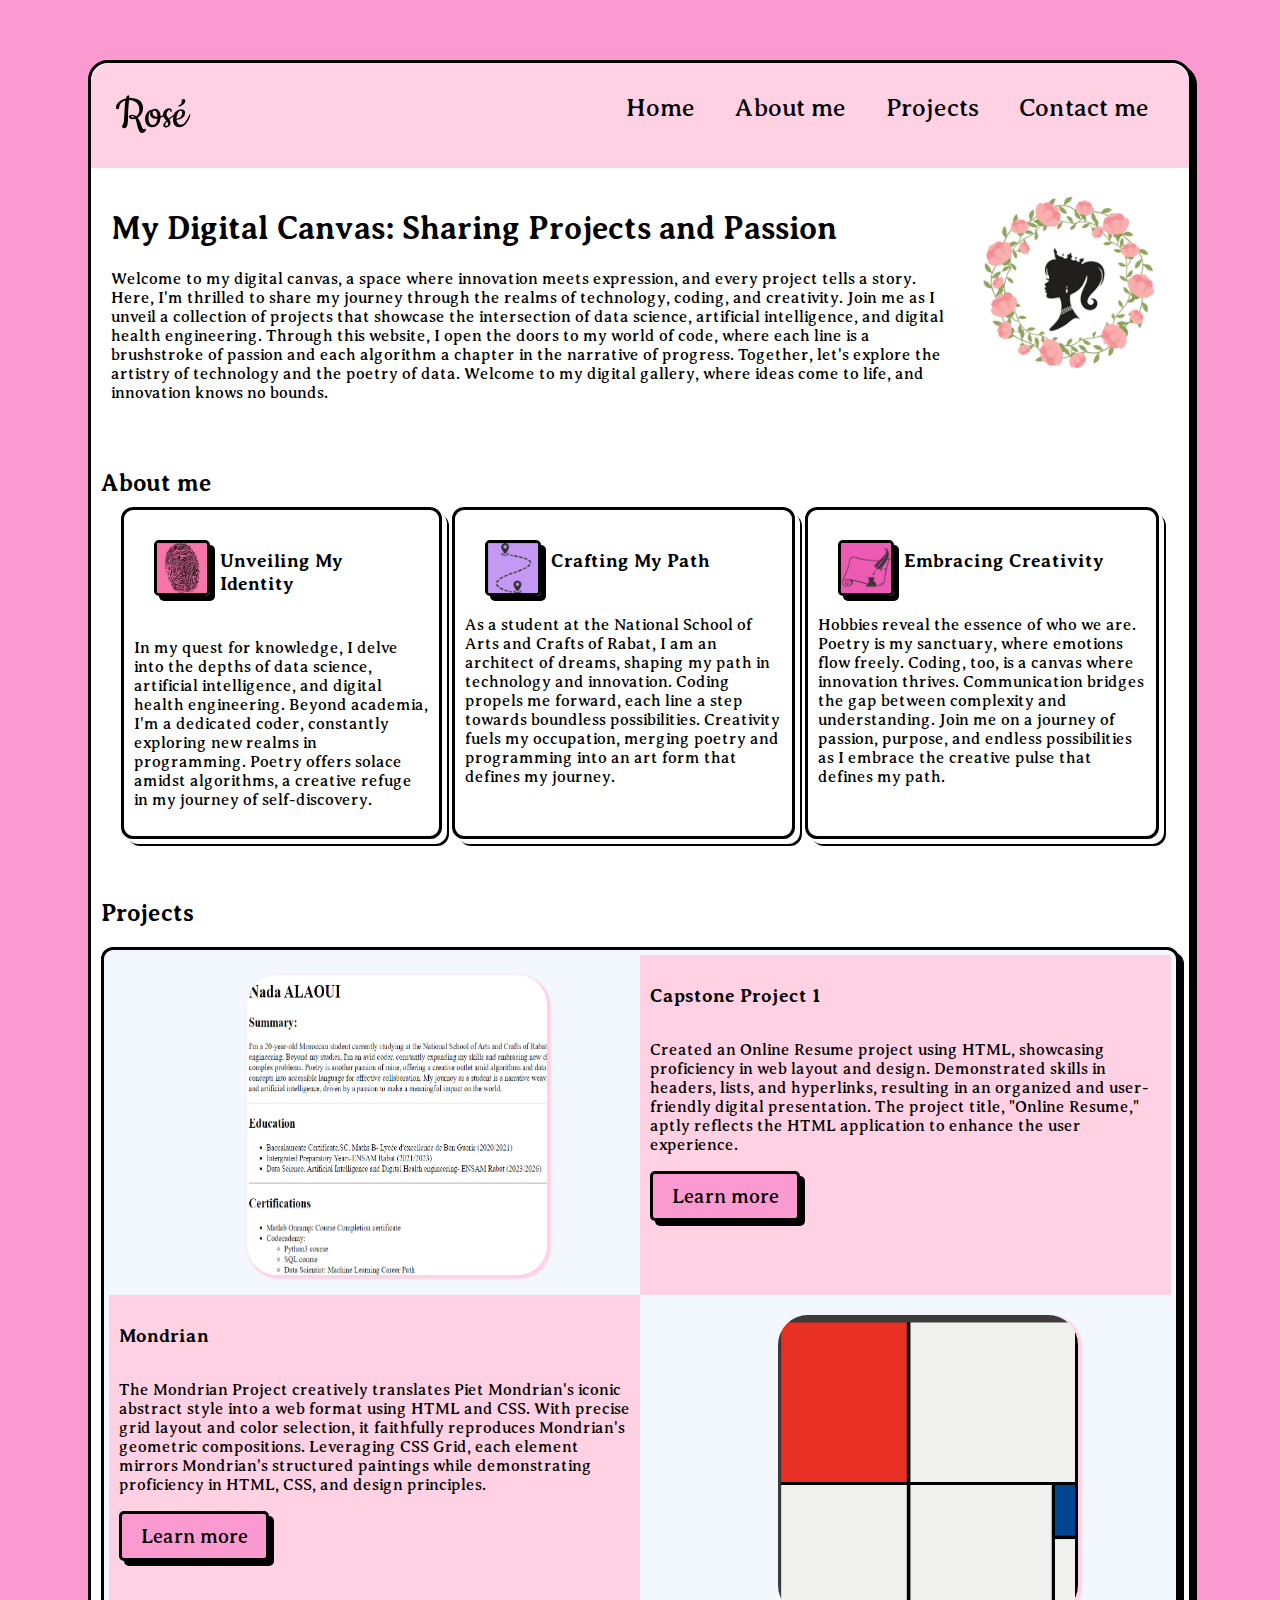
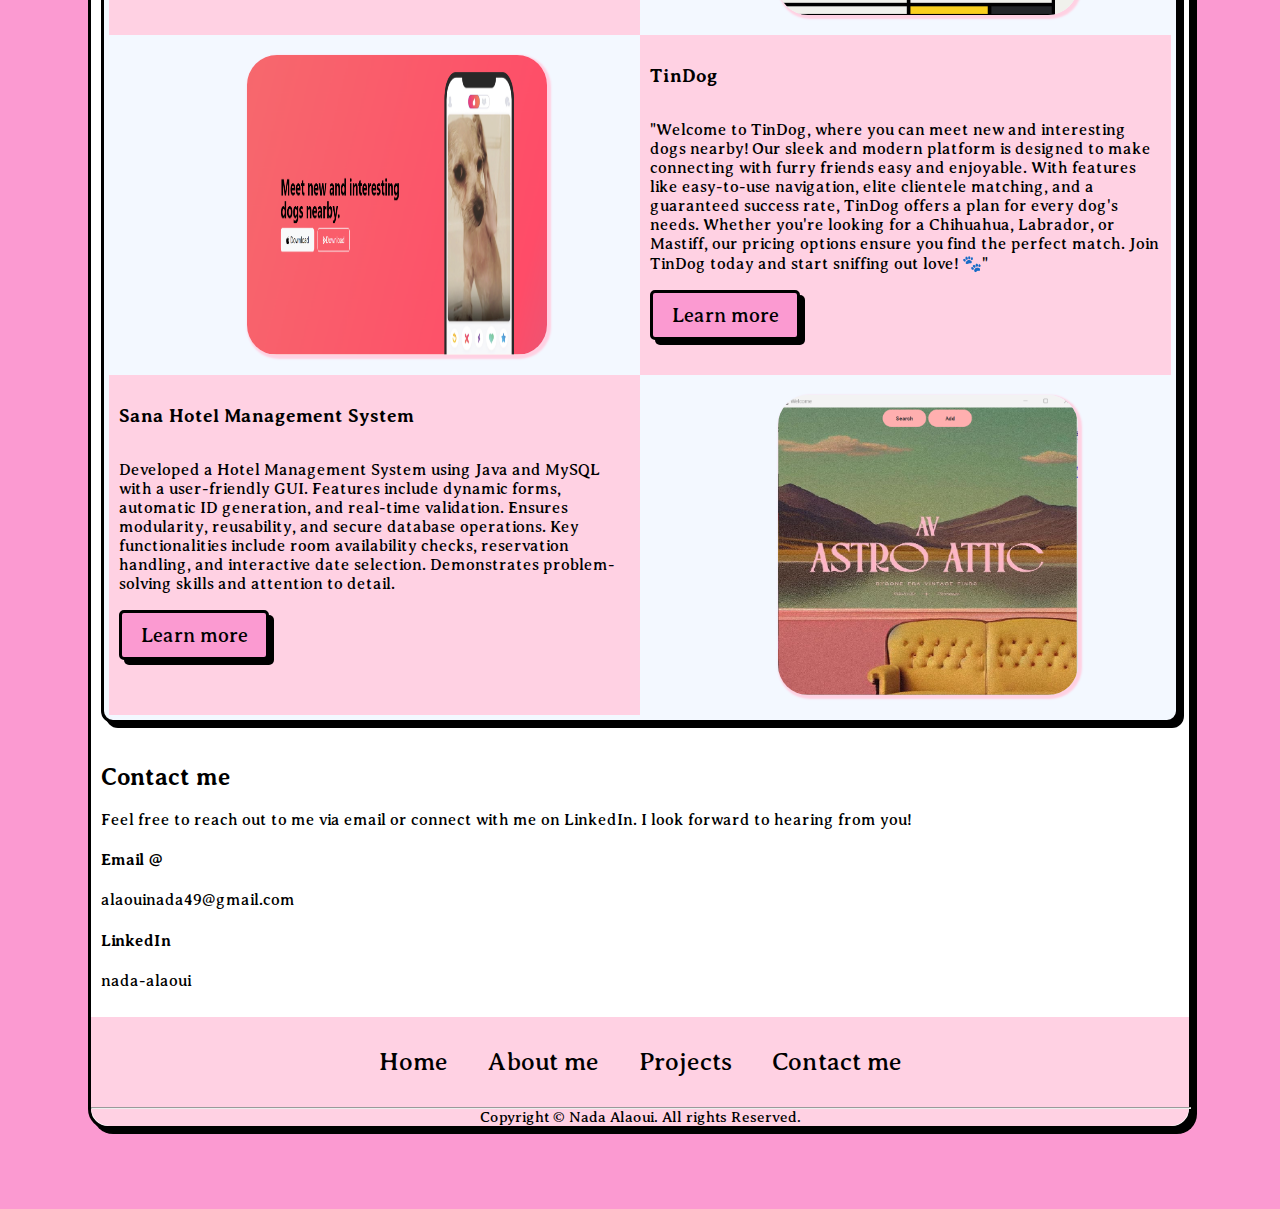
<file: index.html>
<!DOCTYPE html>
<html lang="eng">
    <head>
        <meta charset="UTF-8">
        <title>Nada's Porfolio</title>
        <link rel="preconnect" href="https://fonts.googleapis.com">
<link rel="preconnect" href="https://fonts.gstatic.com" crossorigin>
<link href="https://fonts.googleapis.com/css2?family=Averia+Serif+Libre:ital,wght@0,300;0,400;0,700;1,300;1,400;1,700&display=swap" rel="stylesheet">
        <link href="https://fonts.googleapis.com/css2?family=Cookie&family=IBM+Plex+Sans:ital,wght@0,100;0,200;0,300;0,400;0,500;0,600;0,700;1,100;1,200;1,300;1,400;1,500;1,600;1,700&family=Protest+Riot&display=swap" 
    rel="stylesheet">
    <link href="./style.css" rel="stylesheet">
    </head>
    <body>
        <div class="body-div">
            <section id="navbart">
                <nav>
                    <div class="bar">
                    <div class="logo">Rosé</div>
                    <div class="links">
                        <div>
                            <a href="#home">Home</a>
                        </div>
                        <div>
                            <a href="#About">About me</a>
                        </div>
                        <div>
                            <a href="#Projects">Projects</a>
                        </div>
                        <div>
                            <a href="#Contact">Contact me</a>
                        </div>
                        
                    </div>
                </div>
                </nav>
            </section>
            <section id="home">
                <div class="home">
                    <div class="profile-container">
                        <img src="./assets/profile.png" height="200" class="profile">
                        <img src="./assets/overlaying-profile.png" height="200"class="profile-overlay">
                    </div>
                    <div>
                        <h1>My Digital Canvas: Sharing Projects and Passion

                            </h1>
                        <p>Welcome to my digital canvas, a space where
                             innovation meets expression, and every 
                             project tells a story. Here, I'm thrilled
                              to share my journey through the realms of
                               technology, coding, and creativity. 
                               Join me as I unveil a collection of
                                projects that showcase the intersection
                                 of data science, artificial intelligence,
                                  and digital health engineering. Through 
                                  this website, I open the doors to my world 
                                  of code, where each line is a brushstroke 
                                  of passion and each algorithm a chapter in
                                   the narrative of progress. Together, let's 
                                   explore the artistry of technology and the
                                    poetry of data. Welcome to my digital gallery, 
                                    where ideas come to life,
                             and innovation knows no bounds.</p>
                    </div>
                </div>
            </section>
            <section id="About">
                <div>
                    <h2>About me</h2>
                    <div class="flex-container1">
                        <div class="grid-container1">
                            <div>
                                <img class="icon" src="./assets/fingerprint.png">
                                <h3>Unveiling My Identity</h3>
                            </div>
                            <p> In my quest for knowledge, I delve into the depths of data science, artificial intelligence,
                                 and digital health engineering. Beyond academia, I'm a dedicated coder, constantly exploring 
                                 new realms in programming. 
                                Poetry offers solace amidst algorithms, a creative refuge in my journey of self-discovery.</p>
                        </div>
                        <div class="grid-container1">
                            <div>
                                <img class="icon" src="./assets/path.png">
                                <h3>Crafting My Path</h3>
                            </div>
                            <p> As a student at the National School of Arts and Crafts of Rabat, I am an architect of dreams,
                                 shaping my path in technology and innovation. Coding propels me forward, each line a step towards boundless possibilities. 
                                Creativity fuels my occupation, merging poetry and programming into an art form that defines my journey.</p>
                        </div>
                        <div class="grid-container1">
                            <div>
                                <img class="icon" src="./assets/creativity.png">
                                <h3>Embracing Creativity</h3>
                            </div>
                            <p>Hobbies reveal the essence of who we are. Poetry is my sanctuary,
                                 where emotions flow freely. Coding, too, is a canvas where innovation thrives.
                                  Communication bridges the gap between complexity and understanding. Join me on a journey of passion, purpose,
                                 and endless possibilities as I embrace the creative pulse that defines my path.</p>
                        </div>
                    </div>
                </div>
            </section>
            <section id="Projects">
                <div>
                    <h2>Projects</h2>
                    <div class="frame">
                    <div class="flex-container2">
                        <div class="pr-div">
                            <a href="./capstone project 1/index1.html">
                            <img class="project" src="./assets/capstone1.png"></a>
                        </div>
                        <div class="sub-flex-container">
                            <h3>Capstone Project 1</h3>
                            <p>Created an Online Resume project using HTML, showcasing proficiency in web layout and design. Demonstrated skills in headers,
                                 lists, and hyperlinks, resulting in an organized and user-friendly digital presentation. 
                                The project title, "Online Resume," aptly reflects the HTML application to enhance the user experience.</p>
                                <a href="./capstone project 1/index1.html">
                                    <button class="button">Learn more
                                    </button>
                                </a>
                        </div>
                    </div>
                    <div class="flex-container2">
                        <div class="sub-flex-container">
                            <h3>Mondrian</h3>
                            <p>The Mondrian Project creatively translates Piet Mondrian's iconic abstract style into a web format using HTML and CSS. 
                                With precise grid layout and color selection, it faithfully reproduces Mondrian's geometric compositions. 
                                Leveraging CSS Grid, each element mirrors Mondrian's structured paintings while demonstrating proficiency in HTML, CSS, 
                                and design principles.</p>
                                <a href="./10.3 Mondrian Project/index.html">
                                    <button class="button">Learn more
                                    </button>
                                </a>
                        </div>
                        <div class="pr-div">
                            <a href="./10.3 Mondrian Project/index.html">
                            <img class="project" src="./assets/mondrian.png"></a>
                        </div>
                    </div>
                    <div class="flex-container2">
                        <div class="pr-div">
                            <a href="./11.3 TinDog Project/index.html">
                            <img class="project" src="./assets/tinDog.png"></a>
                        </div>
                        <div class="sub-flex-container">
                            <h3>TinDog</h3>
                            <p>"Welcome to TinDog, where you can meet new and interesting dogs nearby! Our sleek and modern platform is 
                                designed to make connecting with furry friends easy and enjoyable. With features like easy-to-use navigation, 
                                elite clientele matching, and a guaranteed success rate, TinDog offers a plan for every dog's needs. 
                                Whether you're looking for a Chihuahua, Labrador, or Mastiff,
                                 our pricing options ensure you find the perfect match. Join TinDog today and start sniffing out love! 🐾"</p>
                                 <a href="./11.3 TinDog Project/index.html">
                                    <button class="button">Learn more
                                    </button>
                                </a>
                        </div>
                    </div>
                    <div class="flex-container2">
                        <div class="sub-flex-container">
                            <h3>Sana Hotel Management System</h3>
                            <p>Developed a Hotel Management System using Java and MySQL with a user-friendly GUI. 
                                Features include dynamic forms, automatic ID generation, and real-time validation. 
                                Ensures modularity, reusability, and secure database operations. Key functionalities
                                include room availability checks, reservation handling, and interactive date selection.
                                 Demonstrates problem-solving skills and attention to detail.</p>
                            <a href="./assets/sana-hotel.mp4">
                                <button class="button">Learn more
                                </button>
                            </a>
                            
                        </div>
                        <div class="pr-div">
                            <a href="./assets/sana-hotel.mp4">
                            <img class="project" src="./assets/sana_hotel.png"></a>
                        </div>
                    </div>
                </div>    
                </div>
            </section>
            <section id="Contact">
                <div>
                    <h2>Contact me</h2>
                    <p>Feel free to reach out to me via email or connect with me on LinkedIn. I look forward to hearing from you!</p>
                    <h4>Email @</h4>
                    <p>alaouinada49@gmail.com</p>
                    <h4>LinkedIn</h4>
                    <a href="https://www.linkedin.com/in/nada-alaoui-aaba5b297"><p>nada-alaoui</p></a>
                </div>
            </section>
            <section id="navbarb">
                <nav>
                    <div class="bar">
                        <div class="links">
                             <div>
                            <a href="#home">Home</a>
                        </div>
                        <div>
                            <a href="#About">About me</a>
                        </div>
                        <div>
                            <a href="#Projects">Projects</a>
                        </div>
                        <div>
                            <a href="#Contact">Contact me</a>
                        </div>
                        </div>
                    </div>
                </nav>
            </section>
            <section id="footer">
                <hr>
                <footer>Copyright © Nada Alaoui. All rights Reserved.</footer>
            </section>
        </div>
    </body> 
</html>
</file>
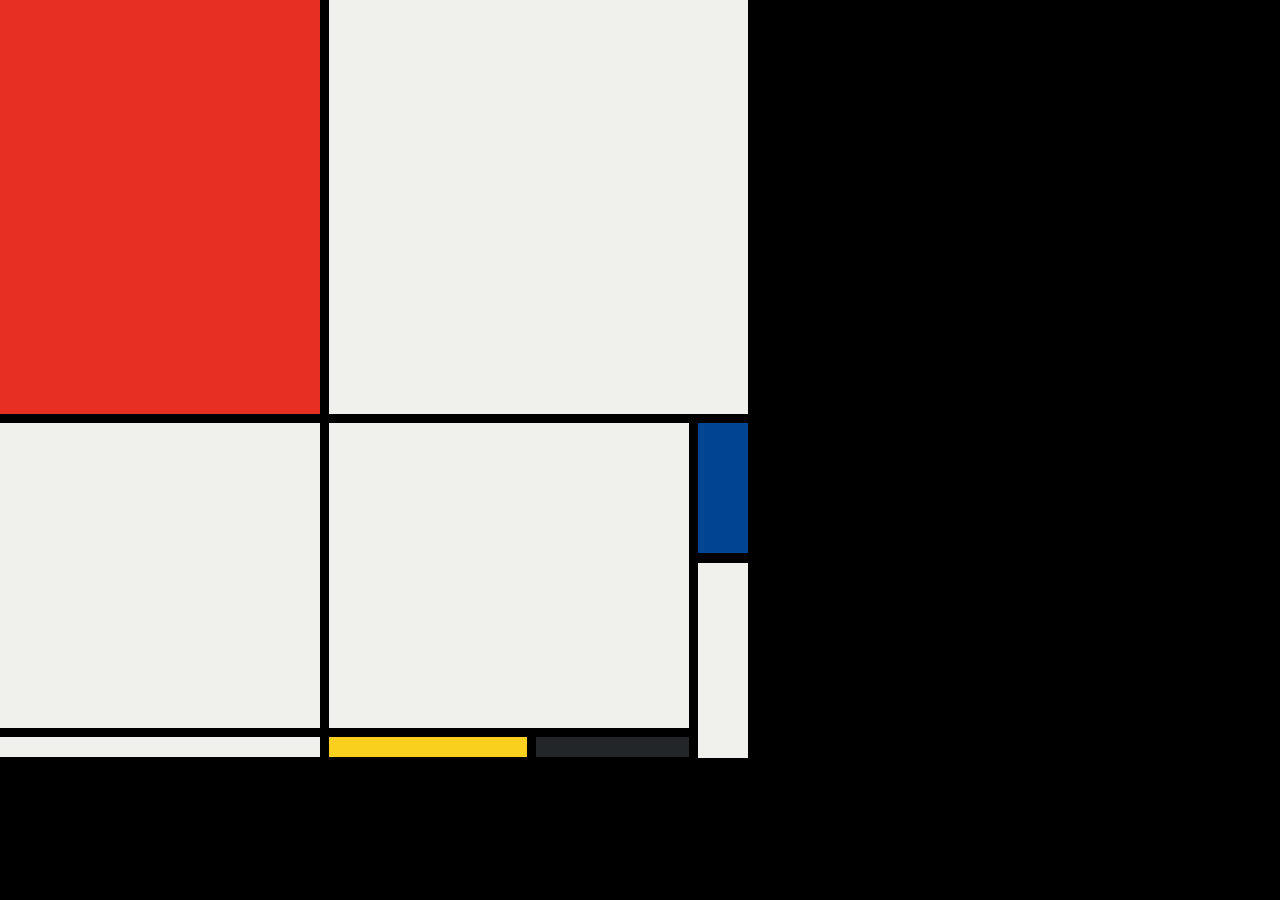
<file: 10.3 Mondrian Project/index.html>
<!DOCTYPE html>
<html lang="en">

<head>
  <meta charset="UTF-8">
  <meta name="viewport" content="width=device-width, initial-scale=1.0">
  <title>Mondrian Project</title>
  <style>
    /* 
    Write your CSS here 
    Gap Colour: #000
    White: #F0F1EC
    Red: #E72F24
    Black: #232629
    Blue: #004592
    Yellow: #F9D01E

    For dimensions, see dimensions.png image.
    HINT: Remember you can't change the properties of grid lines.
    But grid lines are transparent!
    */
    body{
      background-color: #000000;
      margin: 0px;
    }
    .grid-container{
      display:grid;
      grid-template: 414px 305px 20px/ 320px 419px ;
      gap:9px;
      background-color: #000000;
    }
    .red{
      background-color:#E72F24 ;
      grid-row: 1/ 2;
      grid-column: 1/2;
    }
    .grid1{
      background-color:#F0F1EC;
      grid-row: 1/ 2;
      grid-column: 2/-1; 
    }
    .grid2{
      background-color:#F0F1EC;
      grid-row: 2/ 3;
      grid-column: 1/2;
    }
    .grid3{
      background-color:#F0F1EC;
      grid-row : 3/-1;
      grid-column: 1/2;  
    }
    .grid-container2{
      display:grid;
      grid-template:305px 20px/ 360px 50px;
      gap: 9px;
      background-color: #000000; 
    }
    .grid4{
      background-color:#F0F1EC;
      grid-row : 1/2;
      grid-column: 1/2; 
    }
    .grid-container3{
      grid-row:1/-1;
      grid-column: 2/3;
      display: grid;
      grid-template: 130px 175px/ 50px;
      gap:10px;
      background-color: #000000;
    }
    .blue{
      background-color: #004592;
      grid-row: 1/2;
    }
    .grid5{
      background-color:#F0F1EC;
      grid-row: span 3;
    }
    .grid-container4{
      grid-row: 2/-1;
      grid-column:1/2;
      display: grid;
      grid-template: 20px /198px 153px;
      gap:9px;
      background-color: #000000;
    }
    .yellow{
      background-color: #F9D01E;
    }
    .black{
      background-color: #232629;
    }

  </style>
</head>

<body>
  <!-- Write your HTML here -->
  <div class="grid-container">
    <div class="red"></div>
    <div class ="grid1"></div>
    <div class="grid2"></div>
    <div class = "grid3"></div>
    <div class="grid-container2">
      <div class="grid4"></div>
      <div class="grid-container3">
        <div class = "blue"></div>
        <div class="grid5"></div>
      </div>
      <div class="grid-container4">
        <div class="yellow"></div>
        <div class="black"></div>
      </div>   
    </div>
  </div>
</body>

</html>
</file>
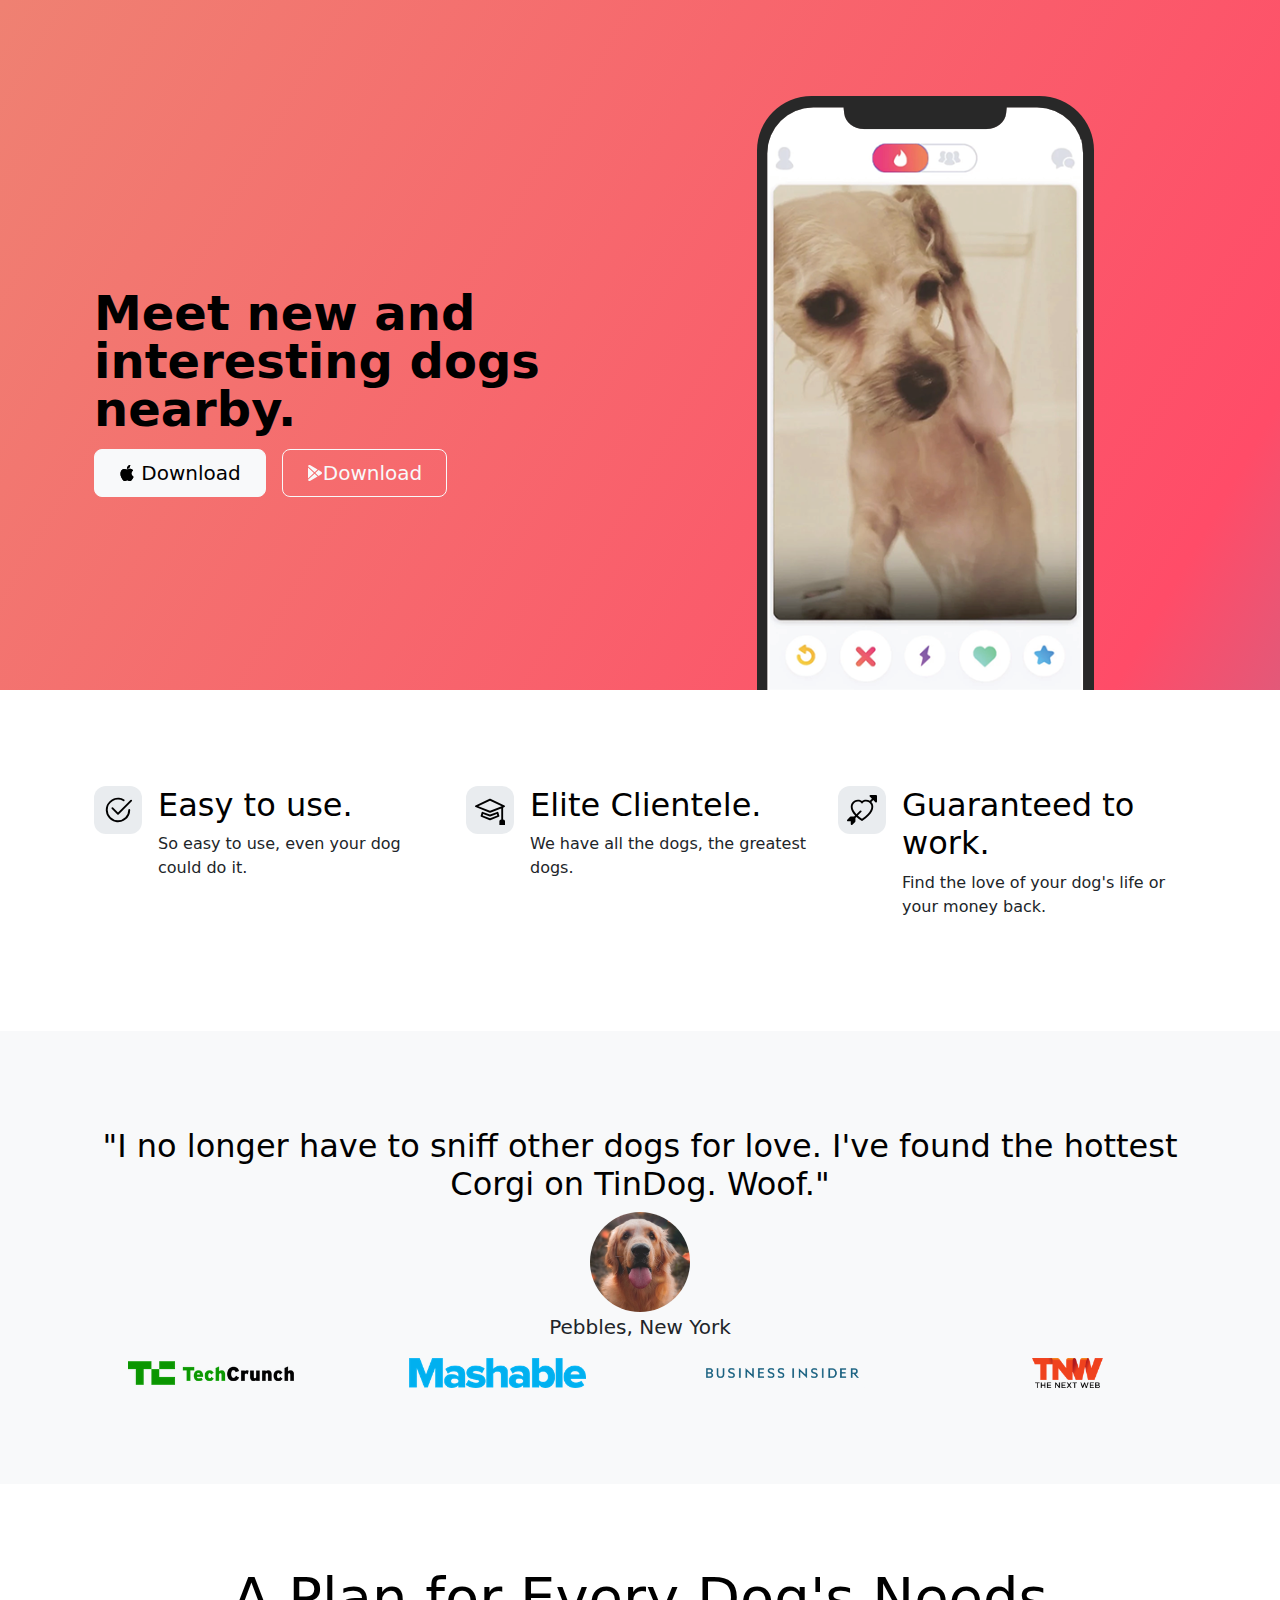
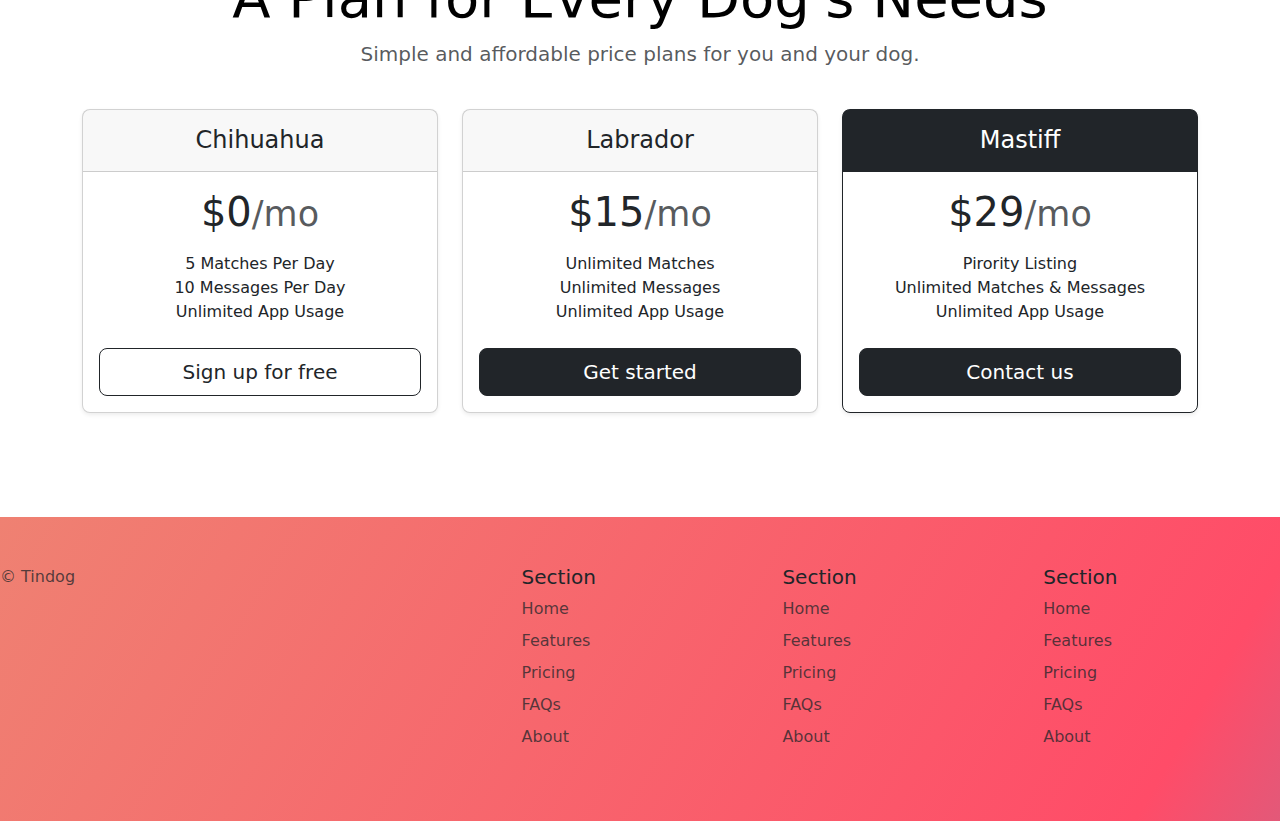
<file: 11.3 TinDog Project/index.html>
<!DOCTYPE html>
<html lang="en">

<head>
  <meta charset="UTF-8">
  <meta name="viewport" content="width=device-width, initial-scale=1.0">
  <title>TinDog</title>
  <link href="https://cdn.jsdelivr.net/npm/bootstrap@5.3.3/dist/css/bootstrap.min.css" rel="stylesheet" integrity="sha384-QWTKZyjpPEjISv5WaRU9OFeRpok6YctnYmDr5pNlyT2bRjXh0JMhjY6hW+ALEwIH" crossorigin="anonymous">
  <link href="./css/style.css" rel="stylesheet">
</head>

<body>

  <!-- Title -->
  <section id="title" class="gradient-background">
    <div class="container  col-xxl-8 px-4 pt-5 pb-0">
      <div class="row flex-lg-row-reverse align-items-center g-5 py-5 pb-0">
        <div class="col-10 col-sm-8 col-lg-6">
          <img src="./images/iphone.png" class="d-block mx-lg-auto img-fluid" alt="iphone"  height="200" loading="lazy">
        </div>
        <div class="col-lg-6">
          <h1 class="display-5 fw-bold text-body-emphasis lh-1 mb-3">Meet new and interesting dogs nearby.</h1>
          <div class="d-grid gap-2 d-md-flex justify-content-md-start">
            <button type="button" class="btn btn-light btn-lg px-4 me-md-2">
              <svg xmlns="http://www.w3.org/2000/svg" width="16" height="16" fill="currentColor"
                class="bi bi-apple mb-1" viewBox="0 0 16 16">
                <path
                  d="M11.182.008C11.148-.03 9.923.023 8.857 1.18c-1.066 1.156-.902 2.482-.878 2.516.024.034 1.52.087 2.475-1.258.955-1.345.762-2.391.728-2.43Zm3.314 11.733c-.048-.096-2.325-1.234-2.113-3.422.212-2.189 1.675-2.789 1.698-2.854.023-.065-.597-.79-1.254-1.157a3.692 3.692 0 0 0-1.563-.434c-.108-.003-.483-.095-1.254.116-.508.139-1.653.589-1.968.607-.316.018-1.256-.522-2.267-.665-.647-.125-1.333.131-1.824.328-.49.196-1.422.754-2.074 2.237-.652 1.482-.311 3.83-.067 4.56.244.729.625 1.924 1.273 2.796.576.984 1.34 1.667 1.659 1.899.319.232 1.219.386 1.843.067.502-.308 1.408-.485 1.766-.472.357.013 1.061.154 1.782.539.571.197 1.111.115 1.652-.105.541-.221 1.324-1.059 2.238-2.758.347-.79.505-1.217.473-1.282Z" />
                <path
                  d="M11.182.008C11.148-.03 9.923.023 8.857 1.18c-1.066 1.156-.902 2.482-.878 2.516.024.034 1.52.087 2.475-1.258.955-1.345.762-2.391.728-2.43Zm3.314 11.733c-.048-.096-2.325-1.234-2.113-3.422.212-2.189 1.675-2.789 1.698-2.854.023-.065-.597-.79-1.254-1.157a3.692 3.692 0 0 0-1.563-.434c-.108-.003-.483-.095-1.254.116-.508.139-1.653.589-1.968.607-.316.018-1.256-.522-2.267-.665-.647-.125-1.333.131-1.824.328-.49.196-1.422.754-2.074 2.237-.652 1.482-.311 3.83-.067 4.56.244.729.625 1.924 1.273 2.796.576.984 1.34 1.667 1.659 1.899.319.232 1.219.386 1.843.067.502-.308 1.408-.485 1.766-.472.357.013 1.061.154 1.782.539.571.197 1.111.115 1.652-.105.541-.221 1.324-1.059 2.238-2.758.347-.79.505-1.217.473-1.282Z" />
                </svg>
                Download</button>
            <button type="button" class="btn btn-outline-light btn-lg px-4">
              <svg xmlns="http://www.w3.org/2000/svg" width="16" height="16" fill="currentColor"
                class="bi bi-google-play mb-1" viewBox="0 0 16 16">
              <path
                  d="M14.222 9.374c1.037-.61 1.037-2.137 0-2.748L11.528 5.04 8.32 8l3.207 2.96 2.694-1.586Zm-3.595 2.116L7.583 8.68 1.03 14.73c.201 1.029 1.36 1.61 2.303 1.055l7.294-4.295ZM1 13.396V2.603L6.846 8 1 13.396ZM1.03 1.27l6.553 6.05 3.044-2.81L3.333.215C2.39-.341 1.231.24 1.03 1.27Z" />
              </svg>Download</button>
          </div>
        </div>
      </div>
    </div>
  </section>
  <!-- Features -->
  <section id="features">
    <div class="container px-4 mt-5" id="hanging-icons">
      
      <div class="row g-4 py-5 row-cols-1 row-cols-lg-3">
        <div class="col d-flex align-items-start">
          <div class="icon-square text-body-emphasis bg-body-secondary d-inline-flex align-items-center justify-content-center fs-4 flex-shrink-0 me-3">
            <svg xmlns="http://www.w3.org/2000/svg" height="30" fill="currentColor" class="bi bi-check2-circle"
              viewBox="0 0 16 16">
<path
                d="M2.5 8a5.5 5.5 0 0 1 8.25-4.764.5.5 0 0 0 .5-.866A6.5 6.5 0 1 0 14.5 8a.5.5 0 0 0-1 0 5.5 5.5 0 1 1-11 0z" />
<path
                d="M15.354 3.354a.5.5 0 0 0-.708-.708L8 9.293 5.354 6.646a.5.5 0 1 0-.708.708l3 3a.5.5 0 0 0 .708 0l7-7z" />
</svg>
          </div>
          <div>
            <h3 class="fs-2 text-body-emphasis">Easy to use.</h3>
            <p>So easy to use, even your dog could do it.</p>
          </div>
        </div>
        <div class="col d-flex align-items-start">
          <div class="icon-square text-body-emphasis bg-body-secondary d-inline-flex align-items-center justify-content-center fs-4 flex-shrink-0 me-3">
            <svg xmlns="http://www.w3.org/2000/svg" height="30" fill="currentColor" class="bi bi-mortarboard" viewBox="0 0 16 16">
              <path d="M8.211 2.047a.5.5 0 0 0-.422 0l-7.5 3.5a.5.5 0 0 0 .025.917l7.5 3a.5.5 0 0 0 .372 0L14 7.14V13a1 1 0 0 0-1 1v2h3v-2a1 1 0 0 0-1-1V6.739l.686-.275a.5.5 0 0 0 .025-.917l-7.5-3.5ZM8 8.46 1.758 5.965 8 3.052l6.242 2.913L8 8.46Z"/>
              <path d="M4.176 9.032a.5.5 0 0 0-.656.327l-.5 1.7a.5.5 0 0 0 .294.605l4.5 1.8a.5.5 0 0 0 .372 0l4.5-1.8a.5.5 0 0 0 .294-.605l-.5-1.7a.5.5 0 0 0-.656-.327L8 10.466 4.176 9.032Zm-.068 1.873.22-.748 3.496 1.311a.5.5 0 0 0 .352 0l3.496-1.311.22.748L8 12.46l-3.892-1.556Z"/>
              </svg>
          </div>
          <div>
            <h3 class="fs-2 text-body-emphasis">Elite Clientele.</h3>
            <p>We have all the dogs, the greatest dogs.</p>
          </div>
        </div>
        <div class="col d-flex align-items-start">
          <div class="icon-square text-body-emphasis bg-body-secondary d-inline-flex align-items-center justify-content-center fs-4 flex-shrink-0 me-3">
            <svg xmlns="http://www.w3.org/2000/svg" height="30" fill="currentColor" class="bi bi-arrow-through-heart"
              viewBox="0 0 16 16">
<path fill-rule="evenodd"
                d="M2.854 15.854A.5.5 0 0 1 2 15.5V14H.5a.5.5 0 0 1-.354-.854l1.5-1.5A.5.5 0 0 1 2 11.5h1.793l.53-.53c-.771-.802-1.328-1.58-1.704-2.32-.798-1.575-.775-2.996-.213-4.092C3.426 2.565 6.18 1.809 8 3.233c1.25-.98 2.944-.928 4.212-.152L13.292 2 12.147.854A.5.5 0 0 1 12.5 0h3a.5.5 0 0 1 .5.5v3a.5.5 0 0 1-.854.354L14 2.707l-1.006 1.006c.236.248.44.531.6.845.562 1.096.585 2.517-.213 4.092-.793 1.563-2.395 3.288-5.105 5.08L8 13.912l-.276-.182a21.86 21.86 0 0 1-2.685-2.062l-.539.54V14a.5.5 0 0 1-.146.354l-1.5 1.5Zm2.893-4.894A20.419 20.419 0 0 0 8 12.71c2.456-1.666 3.827-3.207 4.489-4.512.679-1.34.607-2.42.215-3.185-.817-1.595-3.087-2.054-4.346-.761L8 4.62l-.358-.368c-1.259-1.293-3.53-.834-4.346.761-.392.766-.464 1.845.215 3.185.323.636.815 1.33 1.519 2.065l1.866-1.867a.5.5 0 1 1 .708.708L5.747 10.96Z" />
</svg>

          </div>
          <div>
            <h3 class="fs-2 text-body-emphasis">Guaranteed to work.</h3>
            <p>Find the love of your dog's life or your money back.</p>
          </div>
        </div>
      </div>
    </div>

  </section>
  <!-- Testimonial -->
  <section id="testimonial">
    <div class="my-5">
      <div class="p-5 text-center bg-body-tertiary">
        <div class="container py-5">
          <h2 class="text-body-emphasis">"I no longer have to sniff other dogs for love. I've found the hottest Corgi on TinDog. Woof."</h2>
          <img src="./images/dog-img.jpg" alt="dog image" class="profile-img">
          <p class="col-lg-8 mx-auto lead">
            Pebbles, New York
          </p>
          <div class="row">
            <div class="col-lg-3 col-sm-12">
            <img src="./images/techcrunch.png" alt="techcrunch" height="30"  ></div>
            <div class="col-lg-3 col-sm-12"> 
            <img src="./images/mashable.png" alt="mashable" height="30"></div>
            <div class="col-lg-3 col-sm-12">
            <img src="./images/bizinsider.png" alt="bizinsider" height="30"></div>
            <div class="col-lg-3 col-sm-12">
            <img src="./images/tnw.png" alt="tnw" height="30" ></div>
          </div>
        </div>
      </div>
    </div>

  </section>
  <!-- Pricing -->
  <section id="pricing">
    <div class="container py-3">
      <header>
        <div class="pricing-header p-3 pb-md-4 mx-auto text-center">
          <h2 class="display-4 fw-normal text-body-emphasis">A Plan for Every Dog's Needs</h2>
          <p class="fs-5 text-body-secondary">Simple and affordable price plans for you and your dog.
          </p>
        </div>
      </header>
    
      <main>
        <div class="row row-cols-1 row-cols-md-3 mb-3 text-center">
          <div class="col">
            <div class="card mb-4 rounded-3 shadow-sm">
              <div class="card-header py-3">
                <h4 class="my-0 fw-normal">Chihuahua
                  </h4>
              </div>
              <div class="card-body">
                <h1 class="card-title pricing-card-title">$0<small class="text-body-secondary fw-light">/mo</small></h1>
                <ul class="list-unstyled mt-3 mb-4">
                  <li>5 Matches Per Day</li>
                  <li>10 Messages Per Day</li>
                  <li>Unlimited App Usage</li>
                </ul>
                <button type="button" class="w-100 btn btn-lg btn-outline-dark">Sign up for free</button>
              </div>
            </div>
          </div>
          <div class="col">
            <div class="card mb-4 rounded-3 shadow-sm">
              <div class="card-header py-3">
                <h4 class="my-0 fw-normal">Labrador</h4>
              </div>
              <div class="card-body">
                <h1 class="card-title pricing-card-title">$15<small class="text-body-secondary fw-light">/mo</small></h1>
                <ul class="list-unstyled mt-3 mb-4">
                  <li>Unlimited Matches</li>
                  <li>Unlimited Messages</li>
                  <li>Unlimited App Usage</li>
                </ul>
                <button type="button" class="w-100 btn btn-lg btn-dark">Get started</button>
              </div>
            </div>
          </div>
          <div class="col">
            <div class="card mb-4 rounded-3 shadow-sm border-dark">
              <div class="card-header py-3 text-bg-dark border-dark">
                <h4 class="my-0 fw-normal">Mastiff</h4>
              </div>
              <div class="card-body">
                <h1 class="card-title pricing-card-title">$29<small class="text-body-secondary fw-light">/mo</small></h1>
                <ul class="list-unstyled mt-3 mb-4">
                  <li>Pirority Listing</li>
                  <li>Unlimited Matches & Messages</li>
                  <li>Unlimited App Usage</li>
                </ul>
                <button type="button" class="w-100 btn btn-lg btn-dark">Contact us</button>
              </div>
            </div>
          </div>
        </div>

      </main>
    
      
    </div>
  </section>
  <!-- Footer -->
  <section id="footer" class="gradient-background">
    <footer class="row row-cols-1 row-cols-sm-2 row-cols-md-5 py-5  my-5 mb-0 ">
      <div class="col mb-3">
        <p class="text-body-secondary">© Tindog</p>
      </div>
  
      <div class="col mb-3">
  
      </div>
  
      <div class="col mb-3">
        <h5>Section</h5>
        <ul class="nav flex-column">
          <li class="nav-item mb-2"><a href="#" class="nav-link p-0 text-body-secondary">Home</a></li>
          <li class="nav-item mb-2"><a href="#" class="nav-link p-0 text-body-secondary">Features</a></li>
          <li class="nav-item mb-2"><a href="#" class="nav-link p-0 text-body-secondary">Pricing</a></li>
          <li class="nav-item mb-2"><a href="#" class="nav-link p-0 text-body-secondary">FAQs</a></li>
          <li class="nav-item mb-2"><a href="#" class="nav-link p-0 text-body-secondary">About</a></li>
        </ul>
      </div>
  
      <div class="col mb-3">
        <h5>Section</h5>
        <ul class="nav flex-column">
          <li class="nav-item mb-2"><a href="#" class="nav-link p-0 text-body-secondary">Home</a></li>
          <li class="nav-item mb-2"><a href="#" class="nav-link p-0 text-body-secondary">Features</a></li>
          <li class="nav-item mb-2"><a href="#" class="nav-link p-0 text-body-secondary">Pricing</a></li>
          <li class="nav-item mb-2"><a href="#" class="nav-link p-0 text-body-secondary">FAQs</a></li>
          <li class="nav-item mb-2"><a href="#" class="nav-link p-0 text-body-secondary">About</a></li>
        </ul>
      </div>
  
      <div class="col mb-3">
        <h5>Section</h5>
        <ul class="nav flex-column">
          <li class="nav-item mb-2"><a href="#" class="nav-link p-0 text-body-secondary">Home</a></li>
          <li class="nav-item mb-2"><a href="#" class="nav-link p-0 text-body-secondary">Features</a></li>
          <li class="nav-item mb-2"><a href="#" class="nav-link p-0 text-body-secondary">Pricing</a></li>
          <li class="nav-item mb-2"><a href="#" class="nav-link p-0 text-body-secondary">FAQs</a></li>
          <li class="nav-item mb-2"><a href="#" class="nav-link p-0 text-body-secondary">About</a></li>
        </ul>
      </div>
    </footer>
  </section>
  <script src="https://cdn.jsdelivr.net/npm/bootstrap@5.3.3/dist/js/bootstrap.bundle.min.js" integrity="sha384-YvpcrYf0tY3lHB60NNkmXc5s9fDVZLESaAA55NDzOxhy9GkcIdslK1eN7N6jIeHz" crossorigin="anonymous"></script>
</body>

</html>
</file>
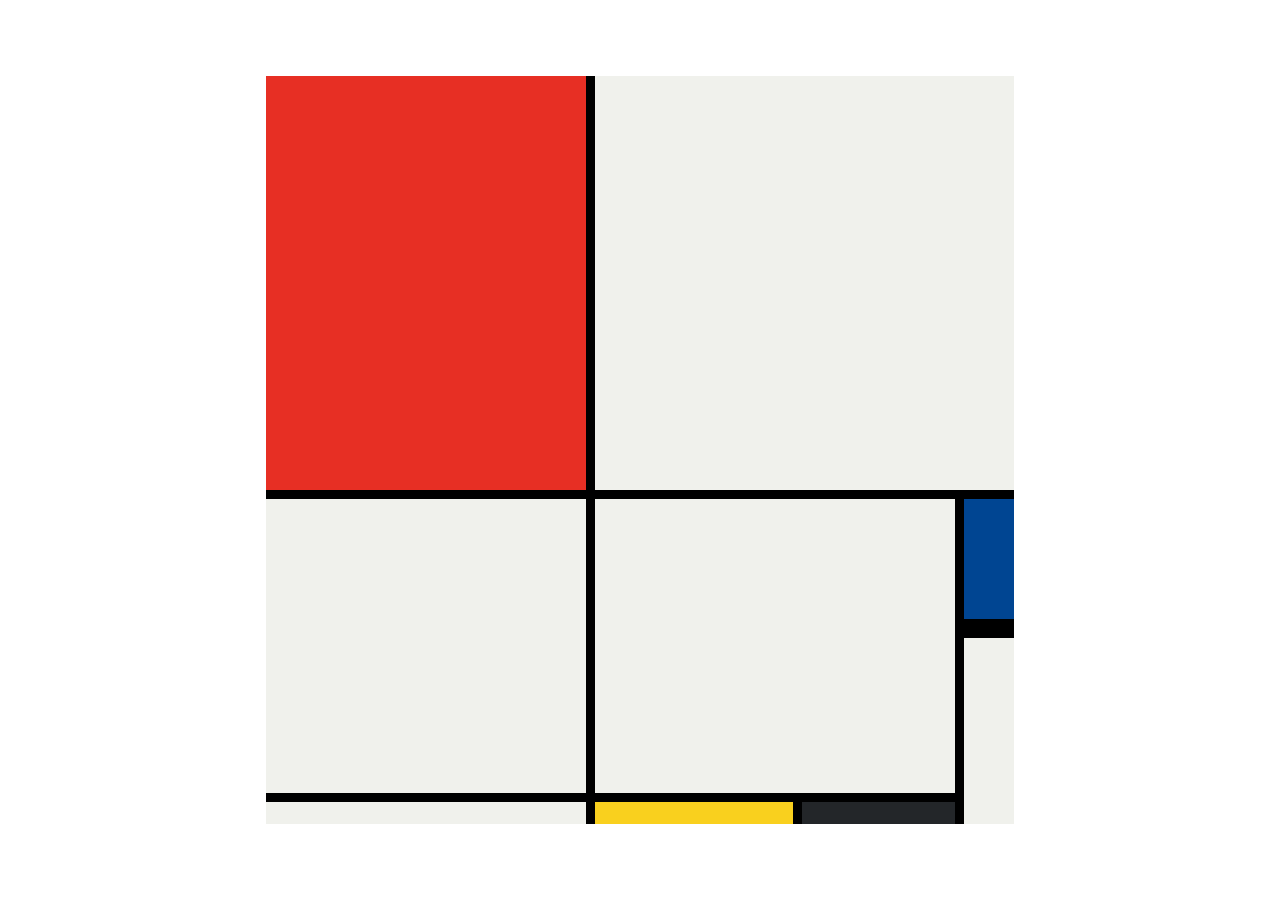
<file: 10.3 Mondrian Project/solution.html>
<!DOCTYPE html>
<html lang="en">

<head>
  <meta charset="UTF-8">
  <meta name="viewport" content="width=device-width, initial-scale=1.0">
  <title>Mondrian Project</title>
  <style>
    /* 
    Write your CSS here 
    Line Colour: #000
    White: #F0F1EC
    Red: #E72F24
    Black: #232629
    Blue: #004592
    Yellow: #F9D01E
    */
    body {
      display: flex;
      justify-content: center;
      align-items: center;
      height: 100vh;
      margin: 0;
      padding: 0;
    }

    .container {
      height: 748px;
      width: 748px;
      display: grid;
      background-color: #000;
      grid-template-columns: 320px 198px 153px 50px;
      grid-template-rows: 414px 130px 155px 22px;
      gap: 9px;
    }

    .item {
      background-color: #F0F1EC;
    }

    .red {
      background-color: #E72F24;
    }

    .white1 {
      grid-column: span 3;
    }

    .white2 {
      grid-row: span 2;
    }

    .white3 {
      grid-area: 2 / 2 / 4 /4
    }

    .blue {
      background-color: #004592;
      border-bottom: 10px solid #000;
    }

    .white4 {
      grid-row: span 2;
    }

    .yellow {
      background-color: #F9D01E;
    }

    .black {
      background-color: #232629;
    }
  </style>
</head>

<body>
  <!-- Write your HTML here -->

  <div class="container">
    <div class="item red"></div>
    <div class="item white1"></div>
    <div class="item white2"></div>
    <div class="item white3"></div>

    <div class="item blue"></div>
    <div class="item white4"></div>

    <div class="item"></div>
    <div class="item yellow"></div>
    <div class="item black"></div>
  </div>
</body>

</html>
</file>
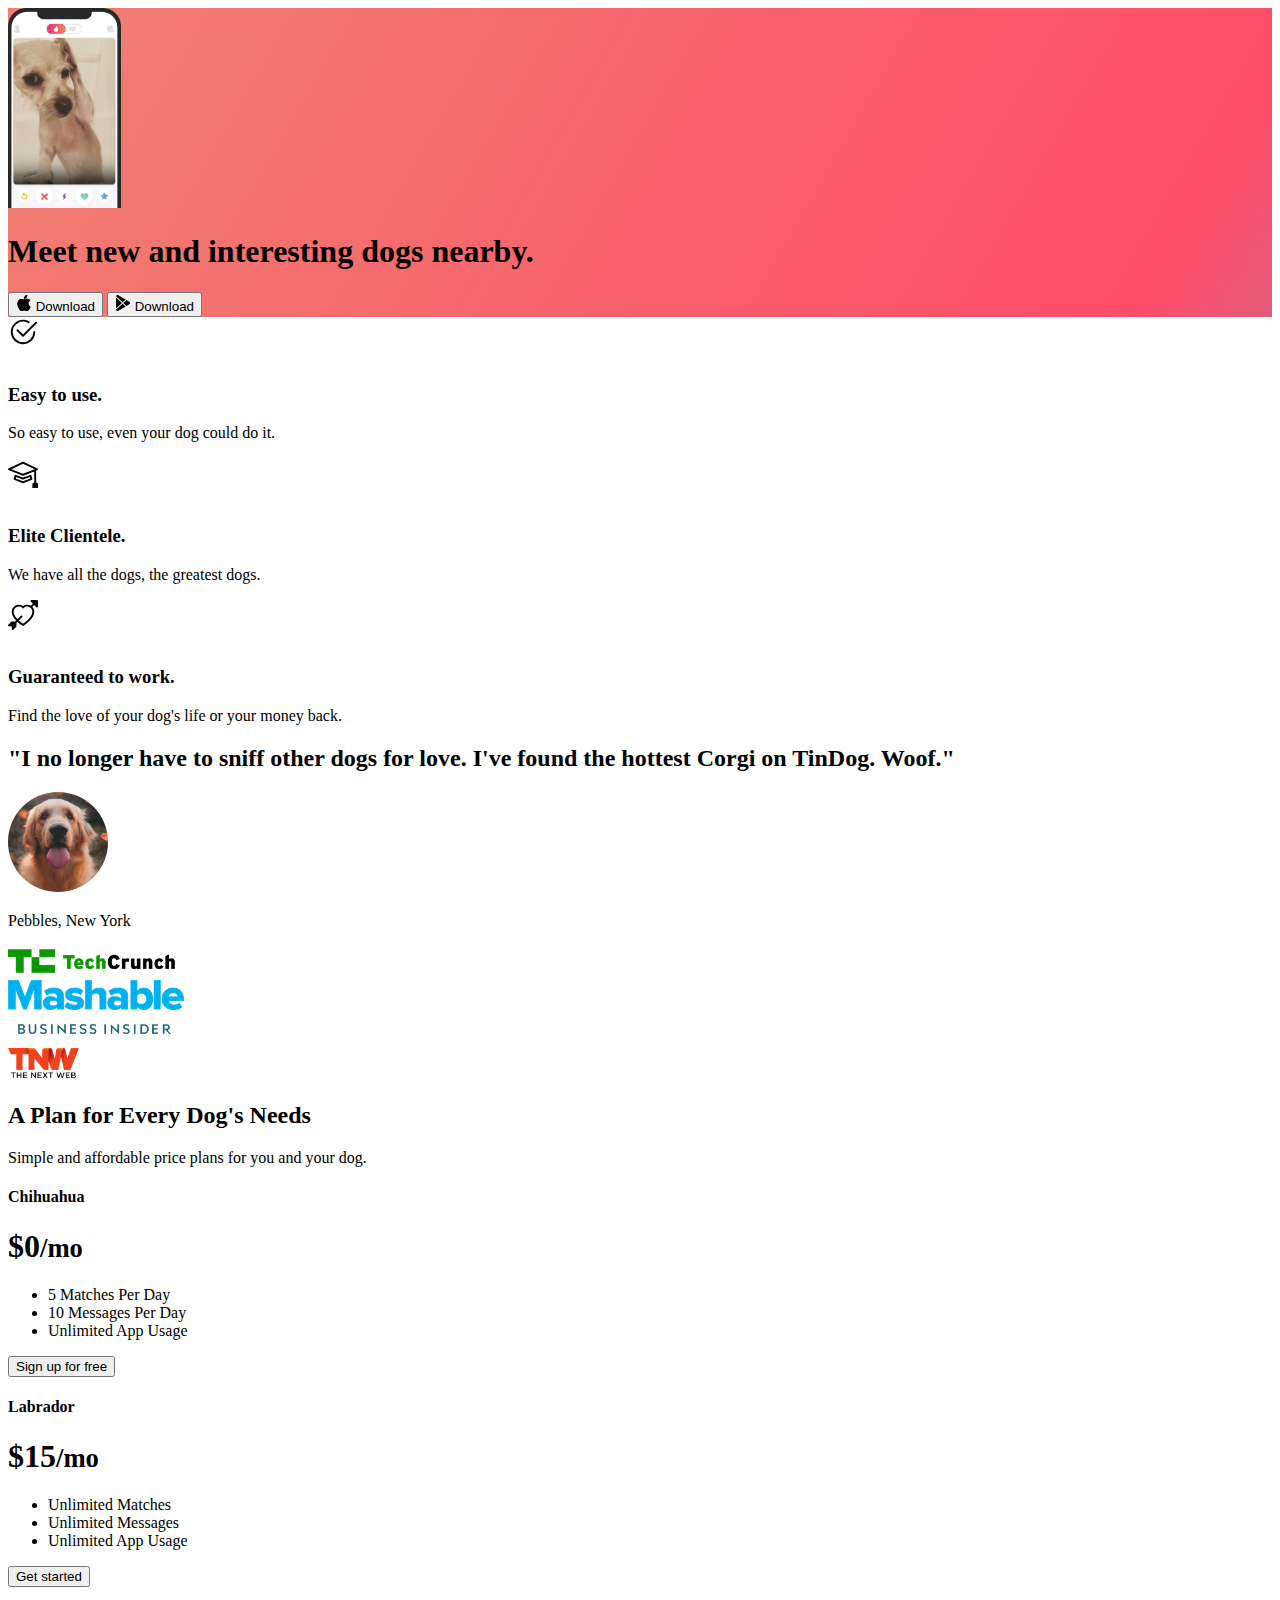
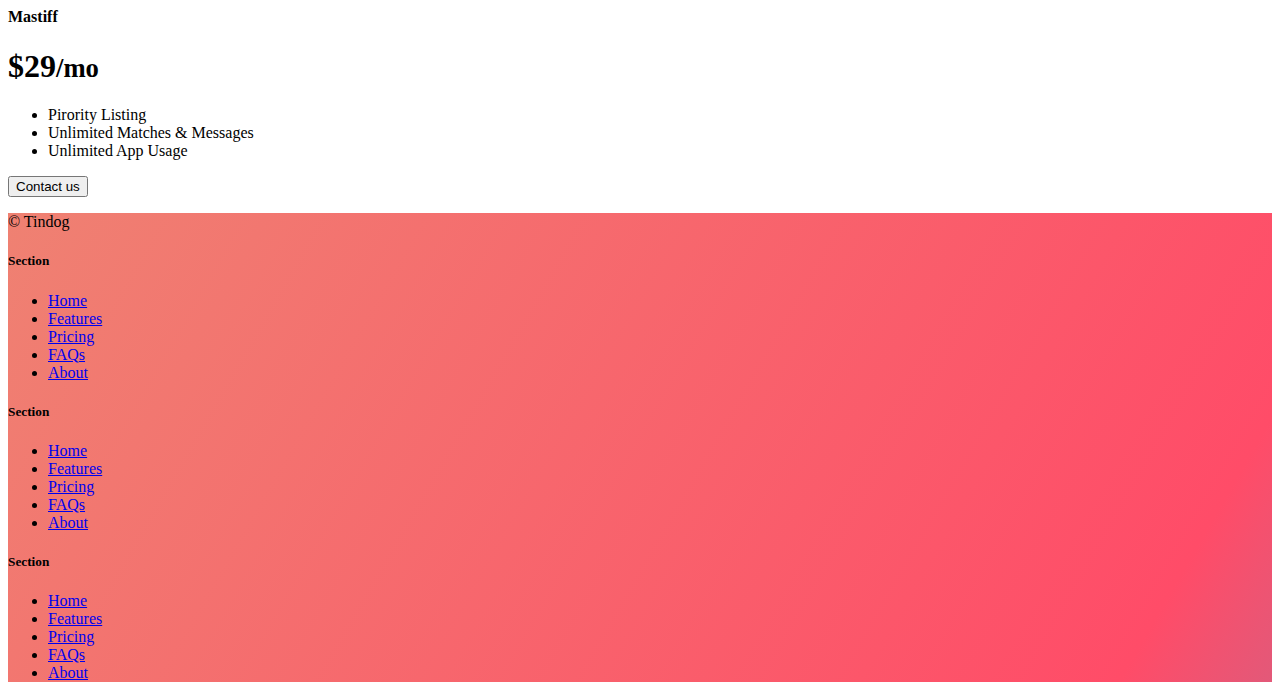
<file: 11.3 TinDog Project/solution.html>
<!DOCTYPE html>
<html lang="en">

<head>
  <meta charset="UTF-8">
  <meta name="viewport" content="width=device-width, initial-scale=1.0">
  <title>TinDog</title>
  <link href="https://cdn.jsdelivr.net/npm/bootstrap@5.3.0-alpha3/dist/css/bootstrap.min.css" rel="stylesheet"
    integrity="sha384-KK94CHFLLe+nY2dmCWGMq91rCGa5gtU4mk92HdvYe+M/SXH301p5ILy+dN9+nJOZ" crossorigin="anonymous">
  <link rel="stylesheet" href="./css/solution.css">
</head>

<body>


  <!-- Title -->
  <section id="title" class="gradient-background">

    <div class="container col-xxl-8 px-4 pt-5">
      <div class="row flex-lg-row-reverse align-items-center g-5 pt-5">
        <div class="col-10 col-sm-8 col-lg-6">
          <img src="./images/iphone.png" class="d-block mx-lg-auto img-fluid" alt="Bootstrap Themes" height="200"
            loading="lazy">
        </div>
        <div class="col-lg-6">
          <h1 class="display-5 fw-bold text-body-emphasis lh-1 mb-3">Meet new and interesting dogs nearby.</h1>

          <div class="d-grid gap-2 d-md-flex justify-content-md-start">
            <button type="button" class="btn btn-light btn-lg px-4 me-md-2"><svg xmlns="http://www.w3.org/2000/svg"
                width="16" height="16" fill="currentColor" class="bi bi-apple mb-1" viewBox="0 0 16 16">
                <path
                  d="M11.182.008C11.148-.03 9.923.023 8.857 1.18c-1.066 1.156-.902 2.482-.878 2.516.024.034 1.52.087 2.475-1.258.955-1.345.762-2.391.728-2.43Zm3.314 11.733c-.048-.096-2.325-1.234-2.113-3.422.212-2.189 1.675-2.789 1.698-2.854.023-.065-.597-.79-1.254-1.157a3.692 3.692 0 0 0-1.563-.434c-.108-.003-.483-.095-1.254.116-.508.139-1.653.589-1.968.607-.316.018-1.256-.522-2.267-.665-.647-.125-1.333.131-1.824.328-.49.196-1.422.754-2.074 2.237-.652 1.482-.311 3.83-.067 4.56.244.729.625 1.924 1.273 2.796.576.984 1.34 1.667 1.659 1.899.319.232 1.219.386 1.843.067.502-.308 1.408-.485 1.766-.472.357.013 1.061.154 1.782.539.571.197 1.111.115 1.652-.105.541-.221 1.324-1.059 2.238-2.758.347-.79.505-1.217.473-1.282Z" />
                <path
                  d="M11.182.008C11.148-.03 9.923.023 8.857 1.18c-1.066 1.156-.902 2.482-.878 2.516.024.034 1.52.087 2.475-1.258.955-1.345.762-2.391.728-2.43Zm3.314 11.733c-.048-.096-2.325-1.234-2.113-3.422.212-2.189 1.675-2.789 1.698-2.854.023-.065-.597-.79-1.254-1.157a3.692 3.692 0 0 0-1.563-.434c-.108-.003-.483-.095-1.254.116-.508.139-1.653.589-1.968.607-.316.018-1.256-.522-2.267-.665-.647-.125-1.333.131-1.824.328-.49.196-1.422.754-2.074 2.237-.652 1.482-.311 3.83-.067 4.56.244.729.625 1.924 1.273 2.796.576.984 1.34 1.667 1.659 1.899.319.232 1.219.386 1.843.067.502-.308 1.408-.485 1.766-.472.357.013 1.061.154 1.782.539.571.197 1.111.115 1.652-.105.541-.221 1.324-1.059 2.238-2.758.347-.79.505-1.217.473-1.282Z" />
              </svg> Download</button>
            <button type="button" class="btn btn-outline-light btn-lg px-4"><svg xmlns="http://www.w3.org/2000/svg"
                width="16" height="16" fill="currentColor" class="bi bi-google-play mb-1" viewBox="0 0 16 16">
                <path
                  d="M14.222 9.374c1.037-.61 1.037-2.137 0-2.748L11.528 5.04 8.32 8l3.207 2.96 2.694-1.586Zm-3.595 2.116L7.583 8.68 1.03 14.73c.201 1.029 1.36 1.61 2.303 1.055l7.294-4.295ZM1 13.396V2.603L6.846 8 1 13.396ZM1.03 1.27l6.553 6.05 3.044-2.81L3.333.215C2.39-.341 1.231.24 1.03 1.27Z" />
              </svg> Download</button>
          </div>
        </div>
      </div>
    </div>
  </section>
  <!-- Features -->
  <section id="features">
    <div class="container mt-5">
      <div class="row g-4 py-5 row-cols-1 row-cols-lg-3">
        <div class="col d-flex align-items-start">
          <div
            class="icon-square text-body-emphasis bg-body-secondary d-inline-flex align-items-center justify-content-center fs-4 flex-shrink-0 me-3">
            <svg xmlns="http://www.w3.org/2000/svg" height="30" fill="currentColor" class="bi bi-check2-circle"
              viewBox="0 0 16 16">
              <path
                d="M2.5 8a5.5 5.5 0 0 1 8.25-4.764.5.5 0 0 0 .5-.866A6.5 6.5 0 1 0 14.5 8a.5.5 0 0 0-1 0 5.5 5.5 0 1 1-11 0z" />
              <path
                d="M15.354 3.354a.5.5 0 0 0-.708-.708L8 9.293 5.354 6.646a.5.5 0 1 0-.708.708l3 3a.5.5 0 0 0 .708 0l7-7z" />
            </svg>
          </div>
          <div>
            <h3 class="fs-2">Easy to use.</h3>
            <p>So easy to use, even your dog could do it.</p>

          </div>
        </div>
        <div class="col d-flex align-items-start">
          <div
            class="icon-square text-body-emphasis bg-body-secondary d-inline-flex align-items-center justify-content-center fs-4 flex-shrink-0 me-3">
            <svg xmlns="http://www.w3.org/2000/svg" height="30" fill="currentColor" class="bi bi-mortarboard"
              viewBox="0 0 16 16">
              <path
                d="M8.211 2.047a.5.5 0 0 0-.422 0l-7.5 3.5a.5.5 0 0 0 .025.917l7.5 3a.5.5 0 0 0 .372 0L14 7.14V13a1 1 0 0 0-1 1v2h3v-2a1 1 0 0 0-1-1V6.739l.686-.275a.5.5 0 0 0 .025-.917l-7.5-3.5ZM8 8.46 1.758 5.965 8 3.052l6.242 2.913L8 8.46Z" />
              <path
                d="M4.176 9.032a.5.5 0 0 0-.656.327l-.5 1.7a.5.5 0 0 0 .294.605l4.5 1.8a.5.5 0 0 0 .372 0l4.5-1.8a.5.5 0 0 0 .294-.605l-.5-1.7a.5.5 0 0 0-.656-.327L8 10.466 4.176 9.032Zm-.068 1.873.22-.748 3.496 1.311a.5.5 0 0 0 .352 0l3.496-1.311.22.748L8 12.46l-3.892-1.556Z" />
            </svg>
          </div>
          <div>
            <h3 class="fs-2">Elite Clientele.</h3>
            <p>We have all the dogs, the greatest dogs.</p>

          </div>
        </div>
        <div class="col d-flex align-items-start">
          <div
            class="icon-square text-body-emphasis bg-body-secondary d-inline-flex align-items-center justify-content-center fs-4 flex-shrink-0 me-3">
            <svg xmlns="http://www.w3.org/2000/svg" height="30" fill="currentColor" class="bi bi-arrow-through-heart"
              viewBox="0 0 16 16">
              <path fill-rule="evenodd"
                d="M2.854 15.854A.5.5 0 0 1 2 15.5V14H.5a.5.5 0 0 1-.354-.854l1.5-1.5A.5.5 0 0 1 2 11.5h1.793l.53-.53c-.771-.802-1.328-1.58-1.704-2.32-.798-1.575-.775-2.996-.213-4.092C3.426 2.565 6.18 1.809 8 3.233c1.25-.98 2.944-.928 4.212-.152L13.292 2 12.147.854A.5.5 0 0 1 12.5 0h3a.5.5 0 0 1 .5.5v3a.5.5 0 0 1-.854.354L14 2.707l-1.006 1.006c.236.248.44.531.6.845.562 1.096.585 2.517-.213 4.092-.793 1.563-2.395 3.288-5.105 5.08L8 13.912l-.276-.182a21.86 21.86 0 0 1-2.685-2.062l-.539.54V14a.5.5 0 0 1-.146.354l-1.5 1.5Zm2.893-4.894A20.419 20.419 0 0 0 8 12.71c2.456-1.666 3.827-3.207 4.489-4.512.679-1.34.607-2.42.215-3.185-.817-1.595-3.087-2.054-4.346-.761L8 4.62l-.358-.368c-1.259-1.293-3.53-.834-4.346.761-.392.766-.464 1.845.215 3.185.323.636.815 1.33 1.519 2.065l1.866-1.867a.5.5 0 1 1 .708.708L5.747 10.96Z" />
            </svg>
          </div>
          <div>
            <h3 class="fs-2">Guaranteed to work.</h3>
            <p>Find the love of your dog's life or your money back.</p>

          </div>
        </div>
      </div>
    </div>
  </section>
  <!-- Testimonial -->
  <section id="testimonial">
    <div class="my-5">
      <div class="p-5 text-center bg-body-tertiary">
        <div class="container py-5">
          <h2 class="text-body-emphasis">"I no longer have to sniff other dogs for love. I've found the hottest Corgi on
            TinDog. Woof."</h2>
          <img class="profile-img mt-5" src="./images/dog-img.jpg" alt="dog image">
          <p class="col-lg-8 mx-auto lead mt-2">
            Pebbles, New York
          </p>
        </div>

        <div class="container">
          <div class="row">
            <div class="col-lg-3 col-sm-12">
              <img src="./images/techcrunch.png" alt="techcrunch" height="30">
            </div>
            <div class="col-lg-3 col-sm-12">
              <img src="./images/mashable.png" alt="mashable" height="30">
            </div>
            <div class="col-lg-3 col-sm-12">
              <img src="./images/bizinsider.png" alt="bizinsider" height="30">
            </div>
            <div class="col-lg-3 col-sm-12">
              <img src="./images/tnw.png" alt="tnw" height="30">
            </div>
          </div>
        </div>
      </div>
    </div>
  </section>
  <!-- Pricing -->
  <section id="pricing">
    <div class="container">
      <div class="pricing-header p-3 pb-md-4 mx-auto text-center">
        <h2 class="display-4 fw-normal">A Plan for Every Dog's Needs</h2>
        <p class="fs-5 text-body-secondary">Simple and affordable price plans for you and your dog.
      </div>
      <div class="row row-cols-1 row-cols-md-3 mb-3 text-center">
        <div class="col">
          <div class="card mb-4 rounded-3 shadow-sm">
            <div class="card-header py-3">
              <h4 class="my-0 fw-normal">Chihuahua</h4>
            </div>
            <div class="card-body">
              <h1 class="card-title pricing-card-title">$0<small class="text-body-secondary fw-light">/mo</small></h1>
              <ul class="list-unstyled mt-3 mb-4">
                <li>5 Matches Per Day</li>
                <li>10 Messages Per Day</li>
                <li>Unlimited App Usage</li>
              </ul>
              <button type="button" class="w-100 btn btn-lg btn-outline-dark">Sign up for free</button>
            </div>
          </div>
        </div>
        <div class="col">
          <div class="card mb-4 rounded-3 shadow-sm">
            <div class="card-header py-3">
              <h4 class="my-0 fw-normal">Labrador</h4>
            </div>
            <div class="card-body">
              <h1 class="card-title pricing-card-title">$15<small class="text-body-secondary fw-light">/mo</small></h1>
              <ul class="list-unstyled mt-3 mb-4">
                <li>Unlimited Matches</li>
                <li>Unlimited Messages</li>
                <li>Unlimited App Usage</li>
              </ul>
              <button type="button" class="w-100 btn btn-lg btn-dark">Get started</button>
            </div>
          </div>
        </div>
        <div class="col">
          <div class="card mb-4 rounded-3 shadow-sm border-dark">
            <div class="card-header py-3 text-bg-dark border-dark">
              <h4 class="my-0 fw-normal">Mastiff</h4>
            </div>
            <div class="card-body">
              <h1 class="card-title pricing-card-title">$29<small class="text-body-secondary fw-light">/mo</small></h1>
              <ul class="list-unstyled mt-3 mb-4">
                <li>Pirority Listing</li>
                <li>Unlimited Matches & Messages</li>
                <li>Unlimited App Usage</li>
              </ul>
              <button type="button" class="w-100 btn btn-lg btn-dark">Contact us</button>
            </div>
          </div>
        </div>
      </div>
    </div>
  </section>
  <!-- Footer -->
  <section id="contact" class="gradient-background">
    <div class="container ">
      <footer class="row row-cols-1 row-cols-sm-2 row-cols-md-5 py-5 mt-5 border-top">
        <div class="col mb-3">

          <p class="text-body-secondary">© Tindog</p>
        </div>

        <div class="col mb-3">

        </div>

        <div class="col mb-3">
          <h5>Section</h5>
          <ul class="nav flex-column">
            <li class="nav-item mb-2"><a href="#" class="nav-link p-0 text-body-secondary">Home</a></li>
            <li class="nav-item mb-2"><a href="#" class="nav-link p-0 text-body-secondary">Features</a></li>
            <li class="nav-item mb-2"><a href="#" class="nav-link p-0 text-body-secondary">Pricing</a></li>
            <li class="nav-item mb-2"><a href="#" class="nav-link p-0 text-body-secondary">FAQs</a></li>
            <li class="nav-item mb-2"><a href="#" class="nav-link p-0 text-body-secondary">About</a></li>
          </ul>
        </div>

        <div class="col mb-3">
          <h5>Section</h5>
          <ul class="nav flex-column">
            <li class="nav-item mb-2"><a href="#" class="nav-link p-0 text-body-secondary">Home</a></li>
            <li class="nav-item mb-2"><a href="#" class="nav-link p-0 text-body-secondary">Features</a></li>
            <li class="nav-item mb-2"><a href="#" class="nav-link p-0 text-body-secondary">Pricing</a></li>
            <li class="nav-item mb-2"><a href="#" class="nav-link p-0 text-body-secondary">FAQs</a></li>
            <li class="nav-item mb-2"><a href="#" class="nav-link p-0 text-body-secondary">About</a></li>
          </ul>
        </div>

        <div class="col mb-3">
          <h5>Section</h5>
          <ul class="nav flex-column">
            <li class="nav-item mb-2"><a href="#" class="nav-link p-0 text-body-secondary">Home</a></li>
            <li class="nav-item mb-2"><a href="#" class="nav-link p-0 text-body-secondary">Features</a></li>
            <li class="nav-item mb-2"><a href="#" class="nav-link p-0 text-body-secondary">Pricing</a></li>
            <li class="nav-item mb-2"><a href="#" class="nav-link p-0 text-body-secondary">FAQs</a></li>
            <li class="nav-item mb-2"><a href="#" class="nav-link p-0 text-body-secondary">About</a></li>
          </ul>
        </div>
      </footer>
    </div>
  </section>
</body>

</html>
</file>
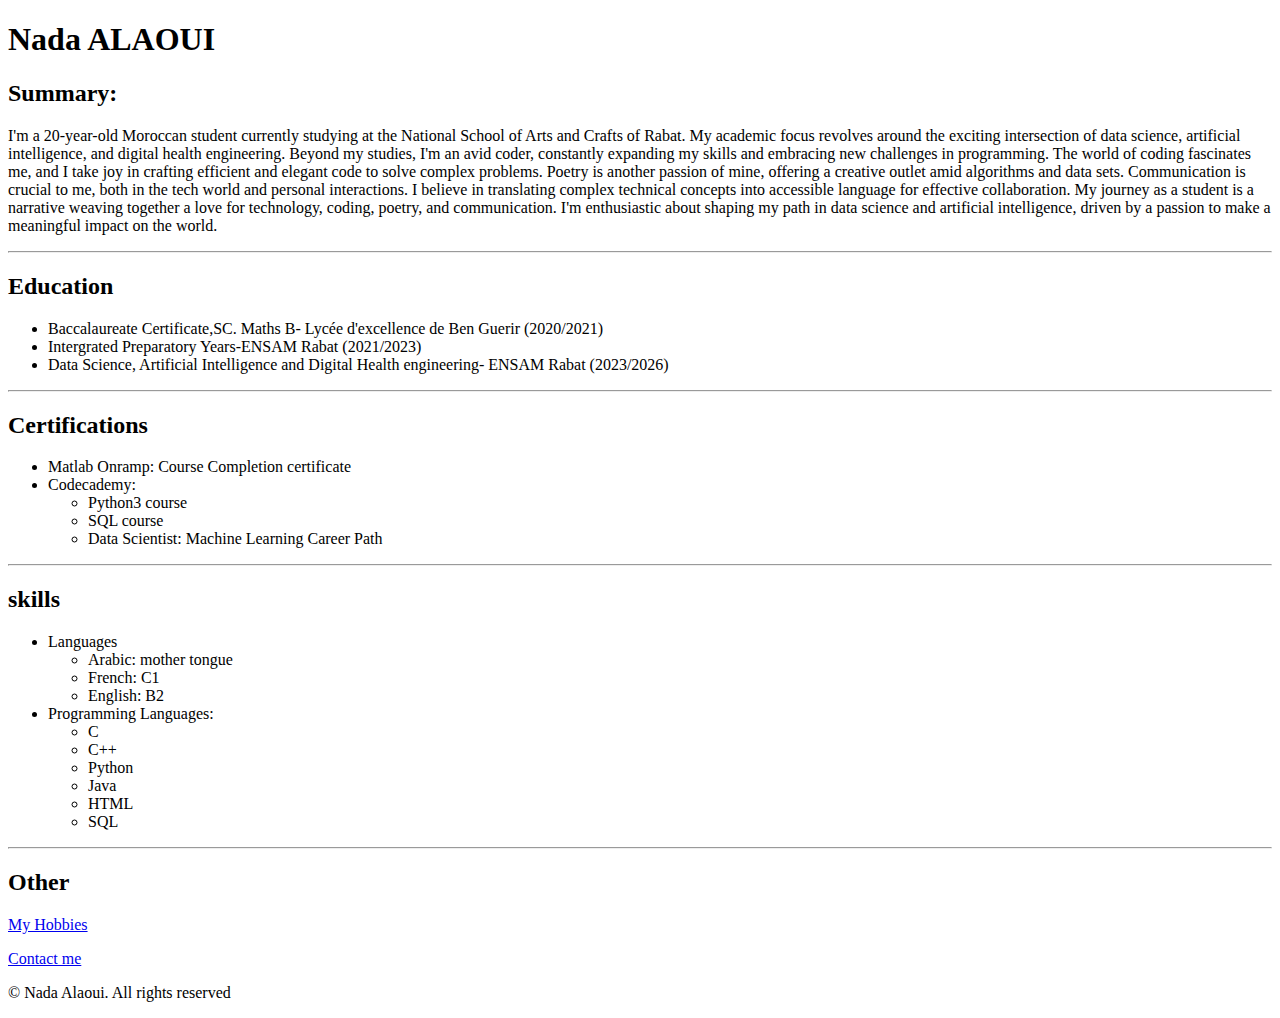
<file: capstone project 1/index1.html>
<!DOCTYPE html>
<html lang="eng">
    <head>
        <meta charset="UTF-8">
        <title>Nada's Resume </title>
    </head>
    <body>
        <h1>Nada ALAOUI</h1>
        
        <h2>Summary:</h2>
        <p>I'm a 20-year-old Moroccan student currently studying at the National School of Arts and Crafts of Rabat.
             My academic focus revolves around the exciting intersection of data science, artificial intelligence,
            and digital health engineering. Beyond my studies, I'm an avid coder, constantly expanding my skills 
            and embracing new challenges in programming. The world of coding fascinates me, and I take joy in crafting 
            efficient and elegant code to solve complex problems. Poetry is another passion of mine, offering a creative 
            outlet amid algorithms and data sets. Communication is crucial to me, both in the tech world and personal interactions.
            I believe in translating complex technical concepts into accessible language for effective collaboration.
            My journey as a student is a narrative weaving together a love for technology, coding, poetry, and communication. 
            I'm enthusiastic about shaping my path in data science and artificial intelligence, driven by a passion to make a 
            meaningful impact on the world.</p>
        <hr />
        <h2>Education</h2>
        <ul>
            <li>Baccalaureate Certificate,SC. Maths B- Lycée d'excellence de Ben Guerir (2020/2021) </li>
            <li>Intergrated Preparatory Years-ENSAM Rabat (2021/2023)</li>
            <li>Data Science, Artificial Intelligence and Digital Health engineering- ENSAM Rabat (2023/2026)</li>
        </ul>
        <hr />
        <h2>Certifications</h2>
        <ul>
            <li>Matlab Onramp: Course Completion certificate</li>
            <li>Codecademy:
                <ul>
                    <li>Python3 course</li>
                    <li>SQL course</li>
                    <li>Data Scientist: Machine Learning Career Path</li>
                </ul>
            </li>
        </ul>
        <hr />
        <h2>skills</h2>
        <ul>
            <li>Languages
                <ul>
                    <li>Arabic: mother tongue</li>
                    <li>French: C1</li>
                    <li>English: B2</li>
                </ul>
            </li>
            <li>Programming Languages:
                <ul>
                    <li>C</li>
                    <li>C++</li>
                    <li>Python</li>
                    <li>Java</li>
                    <li>HTML</li>
                    <li>SQL</li>
                </ul>
            </li>
            
        </ul>
        <hr />
        <h2>Other</h2>
        <p><a href="./hobbies.html">My Hobbies</a></p>
        <p><a href="./personalcoordinates.html">Contact me</a></p>
    </body>
    <footer>
        <p>© Nada Alaoui. All rights reserved</p>
    </footer>
</html>
</file>
<file: style.css>
.averia-serif libre-light {
    font-family: "Averia Serif Libre", serif;
    font-weight: 300;
    font-style: normal;
  }
  
  .averia-serif libre-light-italic {
    font-family: "Averia Serif Libre", serif;
    font-weight: 300;
    font-style: italic;
  }
  
  .averia-serif libre-regular {
    font-family: "Averia Serif Libre", serif;
    font-weight: 400;
    font-style: normal;
  }
  
  .averia-serif libre-regular-italic {
    font-family: "Averia Serif Libre", serif;
    font-weight: 400;
    font-style: italic;
  }
  h1, h2,h3,h4, p, a, footer {
    font-family: "Averia Serif Libre", serif;
    font-style: normal;
  }
  .averia-serif libre-bold {
    font-family: "Averia Serif Libre", serif;
    font-weight: 700;
    font-style: normal;
  }
  
  .averia-serif libre-bold-italic {
    font-family: "Averia Serif Libre", serif;
    font-weight: 700;
    font-style: italic;
  }
  
body{
    background-color:rgb(251,154,209);
}
div{
    padding:10px;
}
img{
    vertical-align: middle;
}
.body-div{
    background-color: white;
    border: 3px solid;
    box-shadow: 5px 5px;
    border-radius: 20px;
    margin: 80px;
    margin-top: 60px;
    word-wrap: break-word;
    padding:0;
}
.bar{
    display: flex;
    flex-direction: row;
    justify-content: space-between;
}
.logo{
    font-family: "Cookie", cursive;
    font-weight: 9000;
    font-size: 50px;
    font-style: normal;
    margin: 5px;
  }
.links{
    display: flex;
    flex-direction:row ;
    justify-content: space-around; 
}
.links div{
    margin:5px
}

#home{
    height:10%;
}
#About{
    height:15%;
}
#Projects{
    height:50%;
}
#Contact{
    height:10%
}
#footer{
    height:5%;
}
.profile-container {
    position: relative;
    display: inline-block;
    float:right;
}


.profile-overlay {
    position: absolute;
    top: 0;
    left: 0;
    opacity: 0;
    transition: opacity 0.3s ease-in-out;
    z-index: -1; 
}

.profile-container:hover .profile-overlay {
    opacity: 1;
    z-index: 1; 
}


#About h2{
    margin-bottom:0;
}
.flex-container1{
    display:flex;
    flex-direction: row;
    justify-content: space-between;
    margin:5px;
    margin-top:0;
}
.grid-container1{
    margin:5px;
    margin-top:0;
    box-shadow: 5px 5px white, 7px 7px black;
    border: 3px solid black;
    border-radius: .75rem;
}
.grid-container1:hover {
    font-weight: 500;
    color:aliceblue;
    background-color: rgb(134,70,156);
    box-shadow: 5px 5px black;
    border: 3px solid black;
}
.icon:hover{
    height:60px;
    box-shadow: 5px 5px black;
    border: 3px solid black;
}
.icon{
    margin:10px;
    height:50px;
    box-shadow: 5px 5px;
    border: 3px solid;
    border-radius: 5px;
    float:left;
}
.frame{
    box-shadow: 5px 5px;
    border: 3px solid ;
    border-radius: .75rem;
    padding:5px;
    background-color: rgb(243,248,255);
}
.flex-container2{
    display:grid;
    grid-template-columns: 50% 50%;
    grid-template-rows: repeat(4, 12,5%);
    gap:0;
    padding:0;
}
.sub-flex-container{
    display: flex;
    flex-direction: column;
    background-color: rgb(255,209,227);
    margin:0;
    padding:10px;
    grid-row: sapn 1;
    grid-column: span 1;
}
.button{
    display: block;
    width: 150px;
    height:50px;
    border-radius: 5px;
    box-shadow: 5px 5px  black;
    border: 3px solid;
    border-radius: 5px;
    font-family: "Averia Serif Libre", serif;
    font-style: normal;
    font-size:20px;
    background-color:rgb(251,154,209);
}
.button:hover{
    color:aliceblue;
    box-shadow: 5px 5px black;
    border: 3px solid black;
    border-radius: 5px;
    font-weight: 400;
    background-color:rgb(134,70,156);
}
.pr-div{
    background-color: rgb(243,248,255);
    margin:0;
    grid-row: sapn 1;
    grid-column: span 1;
}
.project{
    height:300px;
    width:300px;
    border-radius: 10%;
    margin:10px 25% 10px 25%;
    box-shadow:2px 2px 2px 2px rgb(255,209,227);
    
}
.project:hover{
    box-shadow: 0px 0px 10px rgba(0, 0, 0, 0.5);
}
#navbarb {
    display: flex;
    justify-content: center;
}

.bar {
    display: flex;
}

.links {
    display: flex;
}

.links > div {
    margin: 0 10px;
}

#footer{
    text-align: center;
}
hr{
    width: 100%;
    margin: 0;
}
a{
    text-decoration: none;
    color: black;
}
#navbart, #navbarb, #footer{
    background-color:rgb(255,209,227);
    margin:0;
    padding:0;
    font-size: 25px;

}
#footer{
    border-bottom-left-radius: 20px ;
    border-bottom-right-radius: 20px ;
}
#navbart{
    border-top-left-radius: 20px ;
    border-top-right-radius: 20px ;  
}
a:hover{
    color:rgb(57,36,103);
    font-weight: 600;
}
footer{
    
    font-size: 15px;
}

@media(max-width:1200px){
    .flex-container1{
        flex-direction:column;
    }
    .flex-container1{
        flex-direction:column;
    }
    .frame{
        display: flex;
        flex-direction:column;
        align-items: center;
        justify-content: space-between;
    }
    .flex-container2{
        display:flex;
        flex-direction: column; 
    }
    
    .sub-flex-container{
        order:unset;
    }
    .pr-div{
        order:1;
    }
    .project{
        height:150px;
        width:150px;
        border-radius: 10%;
        margin:5px;
        box-shadow:2px 2px 2px 2px rgb(255,209,227);
    }
    #navbart .links{
        display:flex;
        flex-direction: column;
        justify-content: space-between;
    }
    #navbarb .links{
        font-size: 70%;
    }
}
</file>
<file: 11.3 TinDog Project/css/style.css>
.gradient-background {
  background: linear-gradient(300deg, #00bfff, #ff4c68, #ef8172);
  background-size: 180% 180%;
  animation: gradient-animation 18s ease infinite;
  margin-bottom: 0;
}

@keyframes gradient-animation {
  0% {
    background-position: 0% 50%;
  }
  50% {
    background-position: 100% 50%;
  }
  100% {
    background-position: 0% 50%;
  }
}
.icon-square {
  width: 3rem;
  height: 3rem;
  border-radius: 0.75rem;
}

.profile-img {
  height: 100px;
  border-radius: 50%;
}
</file>
<file: 11.3 TinDog Project/css/solution.css>
.gradient-background {
  background: linear-gradient(300deg, #00bfff, #ff4c68, #ef8172);
  background-size: 180% 180%;
  animation: gradient-animation 18s ease infinite;
}

@keyframes gradient-animation {
  0% {
    background-position: 0% 50%;
  }
  50% {
    background-position: 100% 50%;
  }
  100% {
    background-position: 0% 50%;
  }
}

.icon-square {
  width: 3rem;
  height: 3rem;
  border-radius: 0.75rem;
}

.profile-img {
  border-radius: 50%;
  height: 100px;
}
</file>
